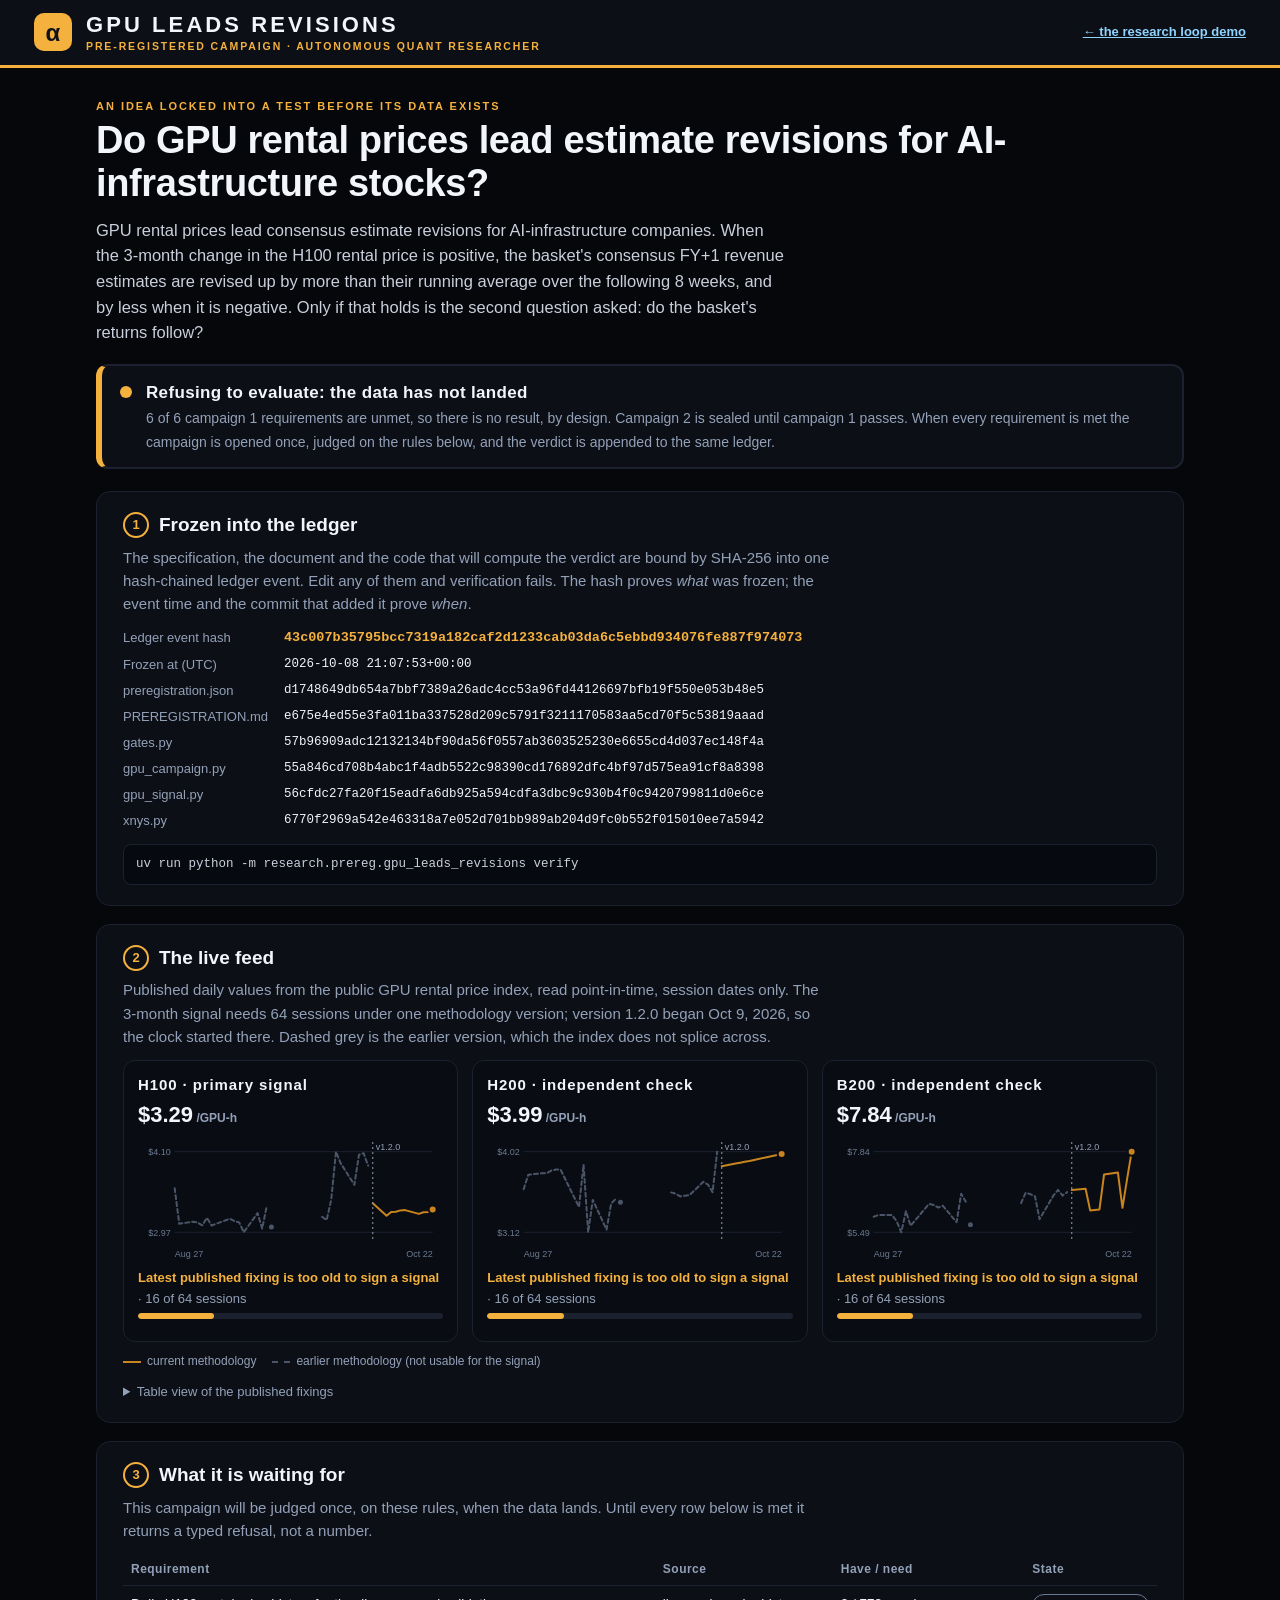
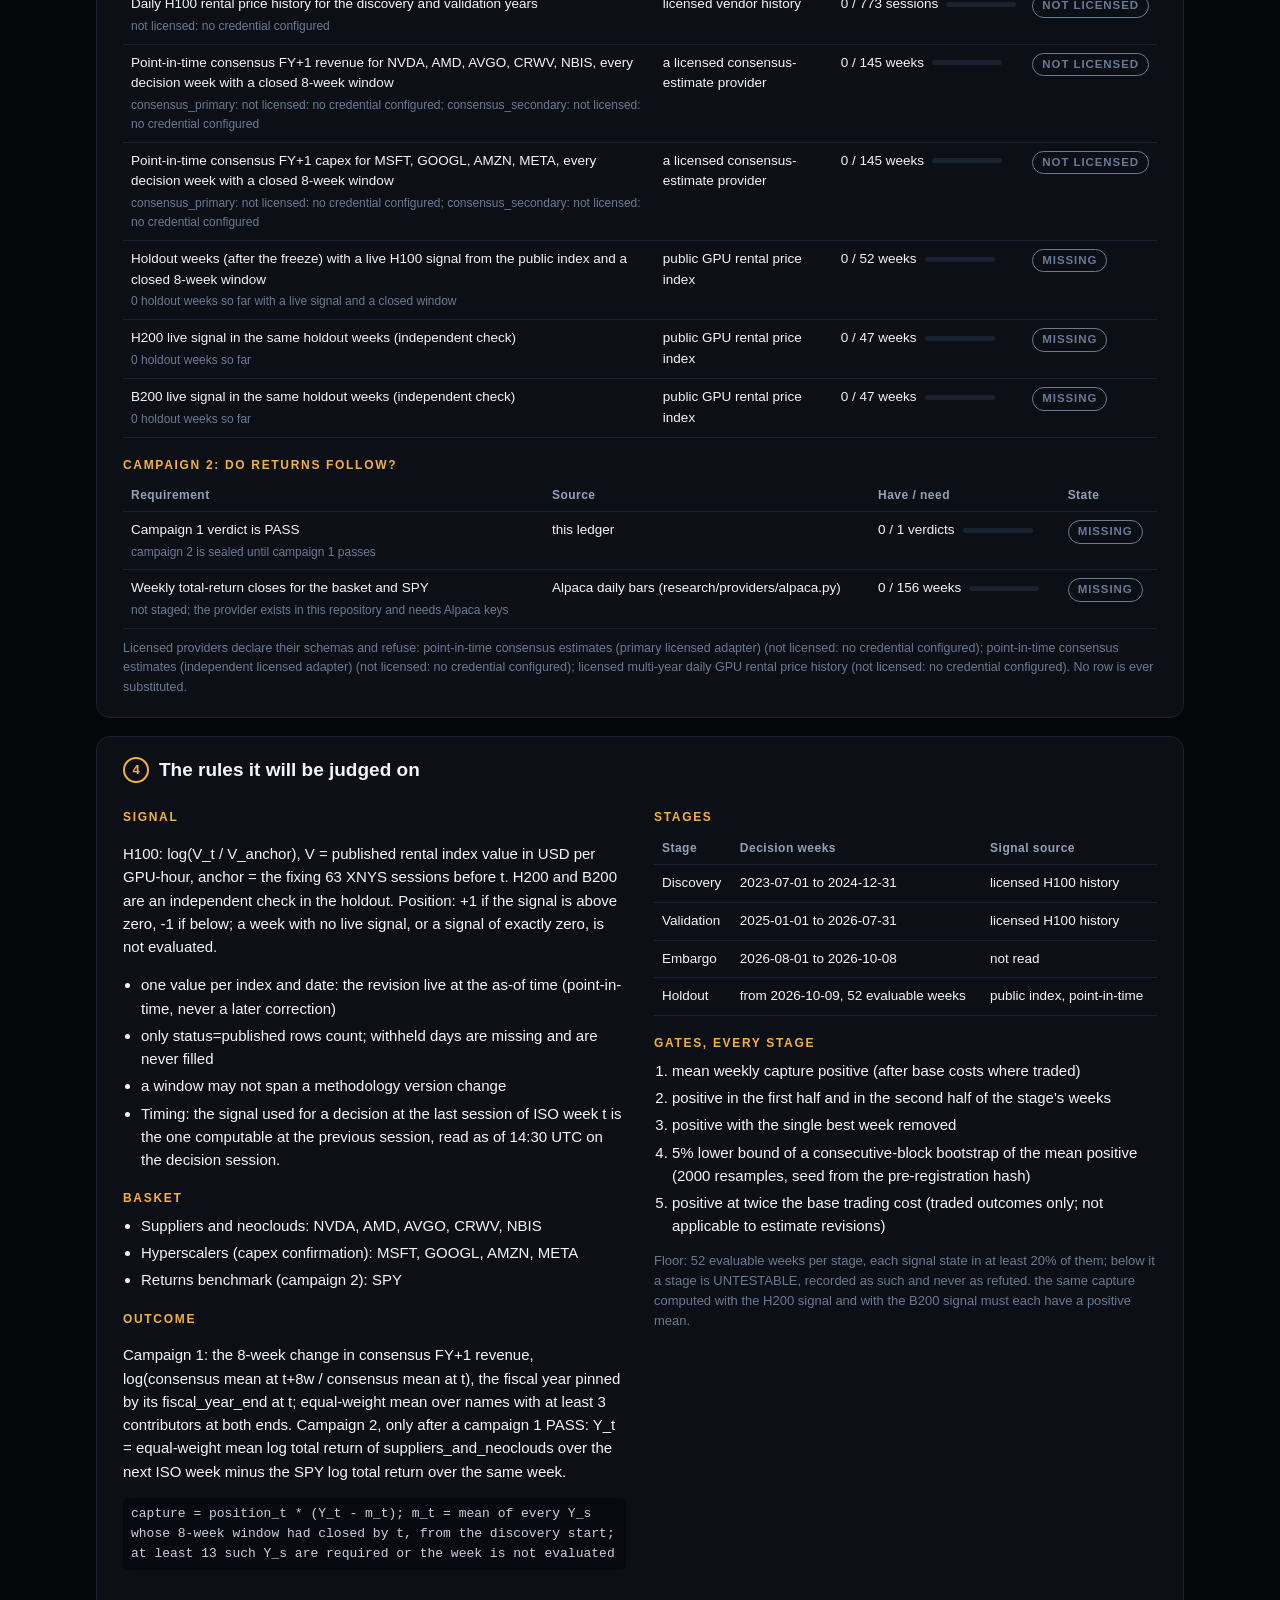
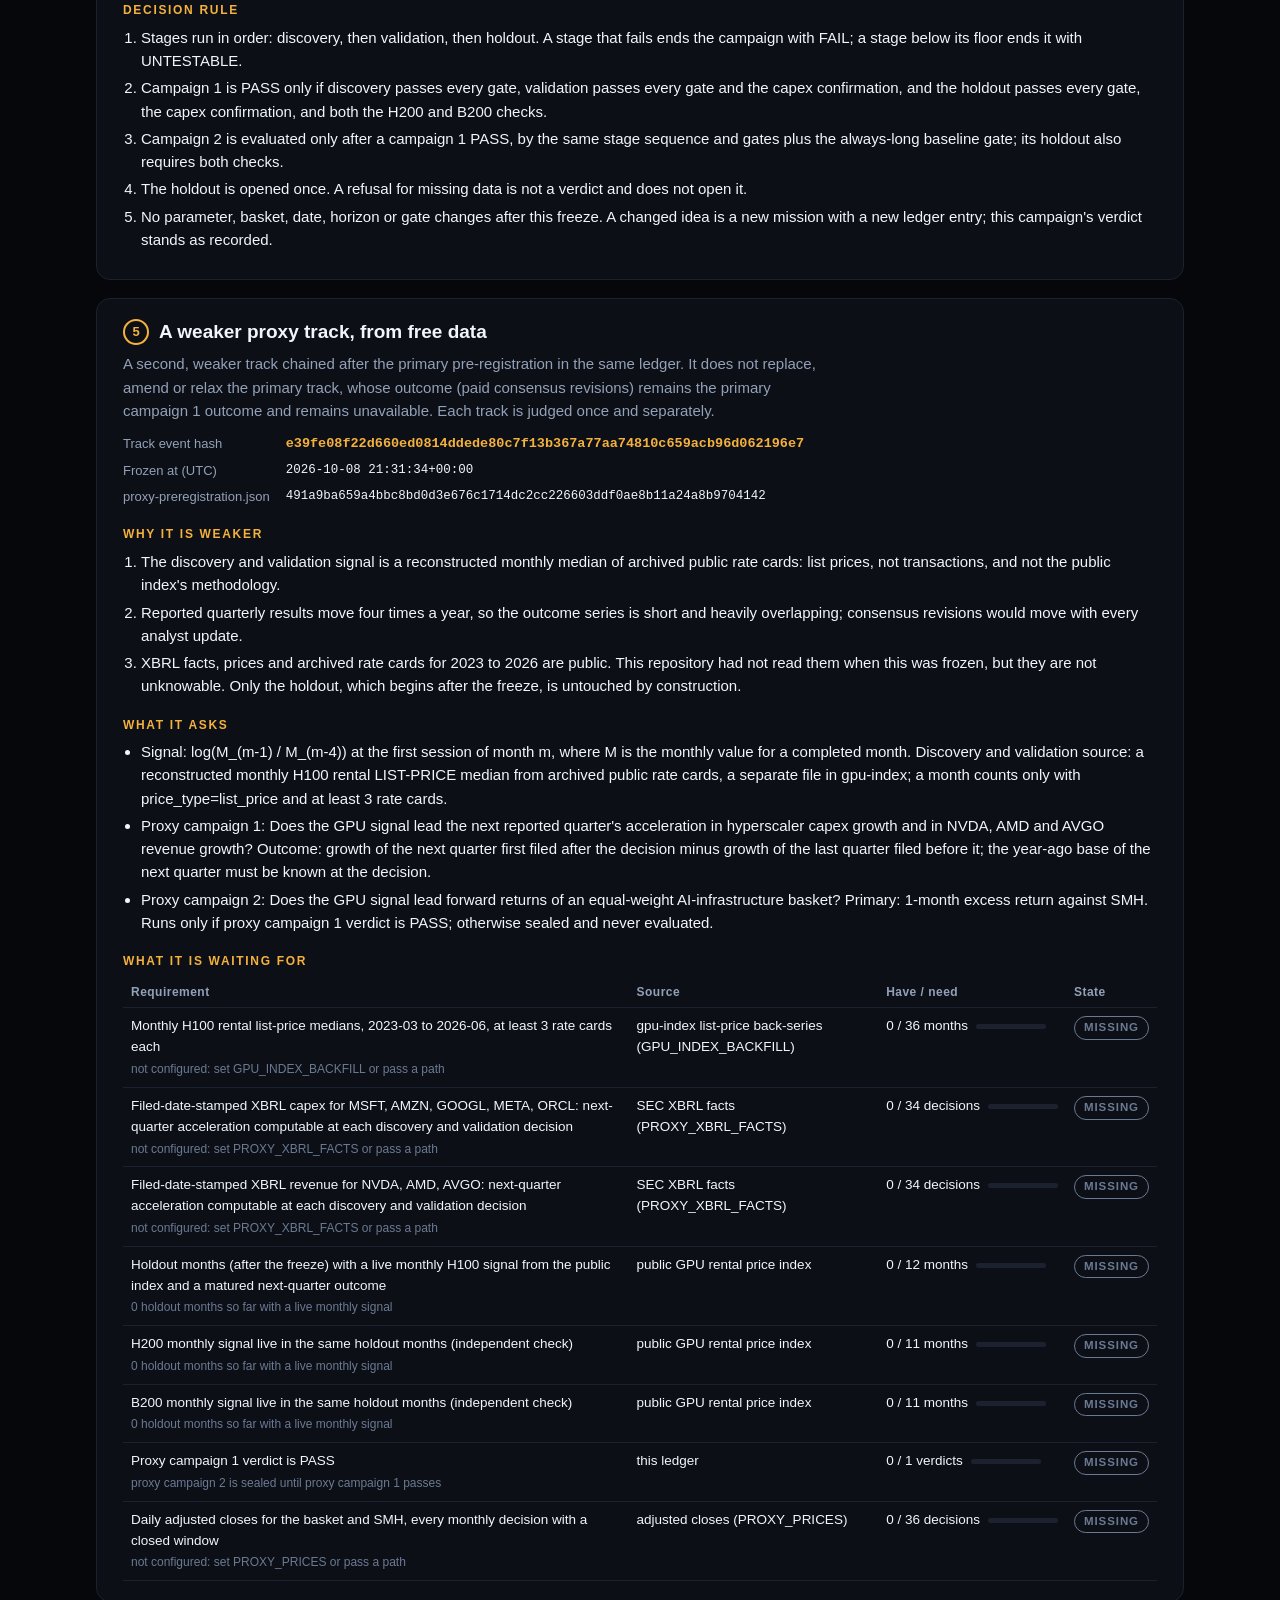
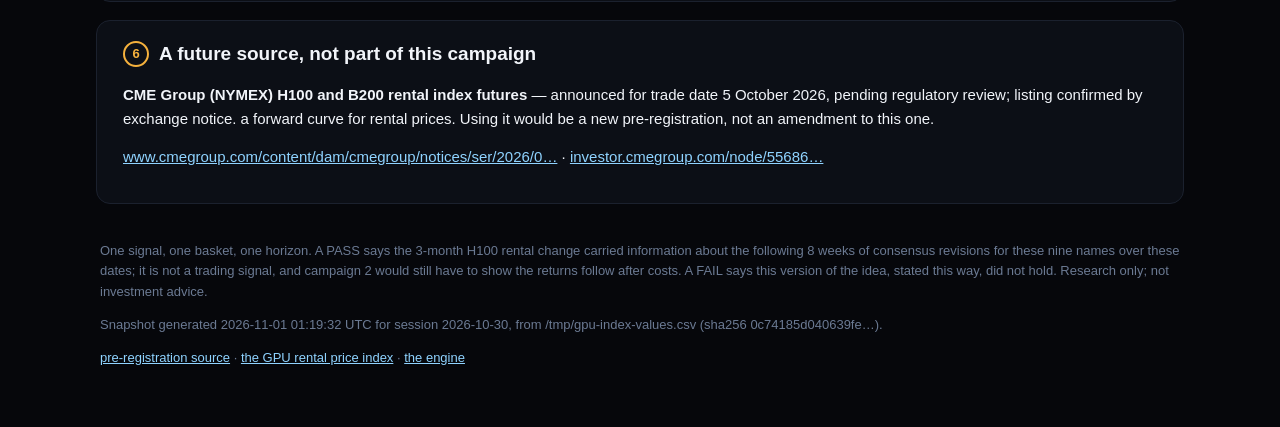
<file: demo/gpu-campaign.html>
<!doctype html>
<html lang="en">
<head>
  <meta charset="utf-8">
  <meta name="viewport" content="width=device-width, initial-scale=1">
  <title>GPU Leads Revisions</title>
  <meta name="description" content="A pre-registered research campaign: do GPU rental prices lead consensus estimate revisions? Locked into a hash-chained ledger before its data exists, fed live by a public GPU rental price index, judged once when the data lands.">
  <meta property="og:type" content="website">
  <meta property="og:title" content="GPU Leads Revisions: a pre-registered campaign">
  <meta property="og:description" content="An investment idea locked into an auditable test before its data exists, fed live by a public GPU rental price index. No results yet, by design.">
  <meta property="og:url" content="https://henryzhangpku.github.io/autonomous-quant-researcher/gpu-campaign.html">
  <link rel="icon" href="favicon.svg" type="image/svg+xml">
  <link rel="stylesheet" href="static/campaign.css">
  <script src="static/campaign.js" defer></script>
</head>
<body>
  <header class="cp-band">
    <div class="cp-mark" aria-hidden="true">α</div>
    <div class="cp-brand">
      <b>GPU LEADS REVISIONS</b>
      <span>PRE-REGISTERED CAMPAIGN · AUTONOMOUS QUANT RESEARCHER</span>
    </div>
    <a class="cp-back" href="./">← the research loop demo</a>
  </header>

  <main class="cp-main">
    <section class="cp-hero">
      <p class="cp-kicker">AN IDEA LOCKED INTO A TEST BEFORE ITS DATA EXISTS</p>
      <h1>Do GPU rental prices lead estimate revisions for AI-infrastructure stocks?</h1>
      <p class="cp-lede" id="cp-hypothesis"></p>
      <div class="cp-verdict" id="cp-verdict" role="status">
        <i aria-hidden="true"></i>
        <div>
          <b id="cp-verdict-title">Loading the snapshot…</b>
          <span id="cp-verdict-text"></span>
        </div>
      </div>
    </section>

    <section class="cp-panel" aria-labelledby="cp-ledger-h">
      <h2 id="cp-ledger-h"><span class="cp-step">1</span> Frozen into the ledger</h2>
      <p class="cp-note">The specification, the document and the code that will compute the verdict are
        bound by SHA-256 into one hash-chained ledger event. Edit any of them and verification fails.
        The hash proves <em>what</em> was frozen; the event time and the commit that added it prove <em>when</em>.</p>
      <dl class="cp-hashes" id="cp-hashes"></dl>
      <pre class="cp-cmd">uv run python -m research.prereg.gpu_leads_revisions verify</pre>
    </section>

    <section class="cp-panel" aria-labelledby="cp-feed-h">
      <h2 id="cp-feed-h"><span class="cp-step">2</span> The live feed</h2>
      <p class="cp-note" id="cp-feed-note"></p>
      <div class="cp-multiples" id="cp-multiples"></div>
      <details class="cp-table-toggle">
        <summary>Table view of the published fixings</summary>
        <div class="cp-scroll"><table class="cp-table" id="cp-fixings"></table></div>
      </details>
    </section>

    <section class="cp-panel" aria-labelledby="cp-req-h">
      <h2 id="cp-req-h"><span class="cp-step">3</span> What it is waiting for</h2>
      <p class="cp-note">This campaign will be judged once, on these rules, when the data lands. Until every
        row below is met it returns a typed refusal, not a number.</p>
      <div class="cp-scroll"><table class="cp-table cp-req" id="cp-requirements"></table></div>
      <h3>Campaign 2: do returns follow?</h3>
      <div class="cp-scroll"><table class="cp-table cp-req" id="cp-requirements-2"></table></div>
      <div class="cp-providers" id="cp-providers"></div>
    </section>

    <section class="cp-panel" aria-labelledby="cp-rules-h">
      <h2 id="cp-rules-h"><span class="cp-step">4</span> The rules it will be judged on</h2>
      <div class="cp-grid2">
        <div>
          <h3>Signal</h3>
          <p id="cp-signal"></p>
          <ul id="cp-signal-rules"></ul>
          <h3>Basket</h3>
          <ul id="cp-basket"></ul>
          <h3>Outcome</h3>
          <p id="cp-outcome"></p>
          <p id="cp-capture" class="cp-mono"></p>
        </div>
        <div>
          <h3>Stages</h3>
          <div class="cp-scroll"><table class="cp-table" id="cp-stages"></table></div>
          <h3>Gates, every stage</h3>
          <ol id="cp-gates"></ol>
          <p class="cp-fine" id="cp-floor"></p>
        </div>
      </div>
      <h3>Decision rule</h3>
      <ol id="cp-decision"></ol>
    </section>

    <section class="cp-panel" aria-labelledby="cp-proxy-h">
      <h2 id="cp-proxy-h"><span class="cp-step">5</span> A weaker proxy track, from free data</h2>
      <p class="cp-note" id="cp-proxy-relation"></p>
      <dl class="cp-hashes" id="cp-proxy-hashes"></dl>
      <h3>Why it is weaker</h3>
      <ol id="cp-proxy-weaker"></ol>
      <h3>What it asks</h3>
      <ul id="cp-proxy-asks"></ul>
      <h3>What it is waiting for</h3>
      <div class="cp-scroll"><table class="cp-table cp-req" id="cp-proxy-requirements"></table></div>
    </section>

    <section class="cp-panel" aria-labelledby="cp-future-h">
      <h2 id="cp-future-h"><span class="cp-step">6</span> A future source, not part of this campaign</h2>
      <div id="cp-future"></div>
    </section>

    <footer class="cp-foot">
      <p id="cp-cannot"></p>
      <p id="cp-generated"></p>
      <p><a href="https://github.com/henryzhangpku/autonomous-quant-researcher/tree/main/research/missions/gpu-leads-revisions">pre-registration source</a> ·
        <a href="https://github.com/henryzhangpku/gpu-price-index">the GPU rental price index</a> ·
        <a href="https://github.com/henryzhangpku/autonomous-quant-researcher">the engine</a></p>
    </footer>
  </main>
  <div class="cp-tip" id="cp-tip" role="tooltip" hidden></div>
</body>
</html>
</file>
<file: demo/static/campaign.css>
/*
 * The pre-registered campaign page. It shares the research board's palette
 * and type (broadcast.css) but is a document, not a stream graphic: it
 * scrolls, it is read at arm's length, and it works at phone width.
 */
:root {
  --bg: #06070b;
  --panel: #0c0f16;
  --line: #1b212e;
  --text: #f2f5fa;
  --dim: #93a1b8;
  --faint: #6b7a93;
  --accent: #f5b13d;     /* the lab's amber: chrome and emphasis */
  --series: #c7841f;     /* the data line: amber stepped into the dark-mode band */
  --prior: #4a5568;      /* fixings under an earlier methodology version */
  --good: #56c271;
  --bad: #e5544b;
  --cool: #5aa9e6;
  color-scheme: dark;
}
* { box-sizing: border-box; }
html, body { margin: 0; background: var(--bg); color: var(--text); }
body {
  font-family: "Inter", -apple-system, BlinkMacSystemFont, "Segoe UI", sans-serif;
  font-size: 15px; line-height: 1.55;
}
a { color: #8fd3ff; overflow-wrap: anywhere; }
code, .cp-mono, pre, .cp-hashes dd { font-family: ui-monospace, "Cascadia Mono", Consolas, monospace; }

.cp-band {
  display: flex; align-items: center; gap: 14px;
  padding: 12px clamp(16px, 3vw, 34px);
  background: var(--panel); border-bottom: 3px solid var(--accent);
  position: sticky; top: 0; z-index: 5;
}
.cp-mark {
  display: grid; place-items: center; width: 38px; height: 38px; flex: none;
  border-radius: 26%; background: var(--accent); color: #10131a; font-weight: 900; font-size: 24px;
}
.cp-brand { display: flex; flex-direction: column; min-width: 0; line-height: 1.15; margin-right: auto; }
.cp-brand b { font-size: clamp(15px, 2vw, 22px); font-weight: 900; letter-spacing: .14em; }
.cp-brand span { font-size: 10.5px; font-weight: 800; letter-spacing: .18em; color: var(--accent); margin-top: .3em; }
.cp-back { font-size: 13px; font-weight: 700; white-space: nowrap; }

.cp-main { max-width: 1120px; margin: 0 auto; padding: 22px 16px 40px; }
.cp-hero h1 { font-size: clamp(24px, 3.4vw, 38px); line-height: 1.15; margin: 4px 0 12px; letter-spacing: -0.01em; }
.cp-kicker { font-size: 11px; font-weight: 900; letter-spacing: .18em; color: var(--accent); margin: 8px 0 0; }
.cp-lede { color: #c9cfdb; font-size: 16.5px; max-width: 75ch; margin: 0 0 18px; }

.cp-verdict {
  display: flex; gap: 14px; align-items: flex-start;
  background: var(--panel); border: 2px solid var(--line); border-left: 6px solid var(--accent);
  border-radius: 12px; padding: 14px 18px; margin-bottom: 22px;
}
.cp-verdict i { width: 12px; height: 12px; border-radius: 50%; background: var(--accent); margin-top: 6px; flex: none;
  animation: cp-pulse 1.4s ease-in-out infinite; }
.cp-verdict b { display: block; font-size: 17px; font-weight: 900; letter-spacing: .02em; }
.cp-verdict span { color: var(--dim); font-size: 14px; }
@keyframes cp-pulse { 0%, 100% { opacity: .35; } 50% { opacity: 1; } }
@media (prefers-reduced-motion: reduce) { .cp-verdict i { animation: none; } }

.cp-panel {
  background: var(--panel); border: 1px solid var(--line); border-radius: 14px;
  padding: 18px clamp(14px, 2.4vw, 26px) 20px; margin-bottom: 18px;
}
.cp-panel h2 { font-size: 19px; margin: 0 0 6px; display: flex; align-items: center; gap: 10px; }
.cp-panel h3 { font-size: 12px; font-weight: 900; letter-spacing: .14em; text-transform: uppercase;
  color: var(--accent); margin: 18px 0 6px; }
.cp-step { display: inline-grid; place-items: center; width: 26px; height: 26px; border-radius: 50%;
  border: 2px solid var(--accent); color: var(--accent); font-size: 13px; font-weight: 900; flex: none; }
.cp-note { color: var(--dim); margin: 0 0 12px; max-width: 85ch; }
.cp-fine { color: var(--faint); font-size: 13px; }
.cp-panel ul, .cp-panel ol { margin: 4px 0 8px 1.2em; padding: 0; }
.cp-panel li + li { margin-top: 4px; }

.cp-hashes { display: grid; grid-template-columns: max-content minmax(0, 1fr); gap: 6px 16px; margin: 0 0 12px; }
.cp-hashes dt { color: var(--dim); font-size: 13px; }
.cp-hashes dd { margin: 0; font-size: 12.5px; overflow-wrap: anywhere; color: var(--text); }
.cp-hashes dd.cp-lead { color: var(--accent); font-weight: 700; font-size: 13.5px; }
.cp-cmd { background: #070910; border: 1px solid var(--line); border-radius: 8px; padding: 10px 12px;
  font-size: 12.5px; overflow-x: auto; margin: 0; color: #c9cfdb; }

.cp-multiples { display: grid; grid-template-columns: repeat(auto-fit, minmax(260px, 1fr)); gap: 14px; }
.cp-card { border: 1px solid var(--line); border-radius: 12px; padding: 12px 14px 10px; background: #090c12; }
.cp-card header { display: flex; flex-direction: column; gap: 2px; }
.cp-card header b { font-size: 15px; letter-spacing: .06em; }
.cp-card .cp-last { font-size: 22px; font-weight: 800; white-space: nowrap; }
.cp-card .cp-last small { font-size: 12px; color: var(--dim); font-weight: 600; }
.cp-card svg { display: block; width: 100%; height: 130px; touch-action: none; }
.cp-card .cp-status { font-size: 13px; color: var(--dim); margin: 6px 0 4px; }
.cp-card .cp-status b { color: var(--accent); }
.cp-progress { height: 6px; border-radius: 3px; background: var(--line); overflow: hidden; }
.cp-progress span { display: block; height: 100%; background: var(--accent); border-radius: 3px; }
.cp-card .cp-eta { font-size: 12px; color: var(--faint); margin-top: 6px; }
.cp-legend { display: flex; gap: 16px; flex-wrap: wrap; font-size: 12px; color: var(--dim); margin-top: 10px; }
.cp-legend i { display: inline-block; width: 18px; height: 0; border-top: 2px solid var(--series); vertical-align: middle; margin-right: 6px; }
.cp-legend i.prior { border-top: 2px dashed var(--prior); }

.cp-scroll { overflow-x: auto; }
.cp-table { width: 100%; border-collapse: collapse; font-size: 13.5px; }
.cp-table th { text-align: left; color: var(--dim); font-weight: 700; font-size: 12px; letter-spacing: .04em;
  border-bottom: 1px solid var(--line); padding: 6px 8px; }
.cp-table td { border-bottom: 1px solid var(--line); padding: 8px; vertical-align: top; }
.cp-table td.num { font-variant-numeric: tabular-nums; white-space: nowrap; }
.cp-req td:first-child { min-width: 220px; }
.cp-badge { display: inline-flex; align-items: center; gap: 6px; font-size: 11.5px; font-weight: 900;
  letter-spacing: .08em; border-radius: 999px; padding: 2px 9px; border: 1.5px solid currentColor; white-space: nowrap; }
.cp-badge.met { color: var(--good); }
.cp-badge.partial { color: var(--accent); }
.cp-badge.missing, .cp-badge.not_licensed { color: var(--faint); }
.cp-bar { display: inline-block; width: 70px; height: 5px; border-radius: 3px; background: var(--line);
  vertical-align: middle; margin-left: 8px; overflow: hidden; }
.cp-bar span { display: block; height: 100%; background: var(--accent); }
.cp-detail { display: block; color: var(--faint); font-size: 12px; margin-top: 2px; }
.cp-providers { font-size: 12.5px; color: var(--faint); margin-top: 10px; }
.cp-table-toggle { margin-top: 12px; color: var(--dim); font-size: 13px; }
.cp-table-toggle summary { cursor: pointer; }

.cp-grid2 { display: grid; grid-template-columns: repeat(auto-fit, minmax(300px, 1fr)); gap: 0 28px; }
.cp-mono { font-size: 13px; color: #c9cfdb; background: #070910; border-radius: 6px; padding: 6px 8px; }

.cp-foot { color: var(--faint); font-size: 13px; padding: 6px 4px; }
.cp-tip {
  position: fixed; z-index: 20; pointer-events: none; background: #11141c; color: var(--text);
  border: 1px solid rgba(255, 255, 255, .14); border-radius: 8px; padding: 6px 9px; font-size: 12.5px;
  box-shadow: 0 8px 24px rgba(0, 0, 0, .5);
}
.cp-tip b { font-size: 14px; display: block; }
.cp-tip span { color: var(--dim); }
@media (max-width: 560px) {
  .cp-back { display: none; }
  .cp-hashes { grid-template-columns: minmax(0, 1fr); }
  .cp-hashes dt { margin-top: 4px; }
}
</file>
